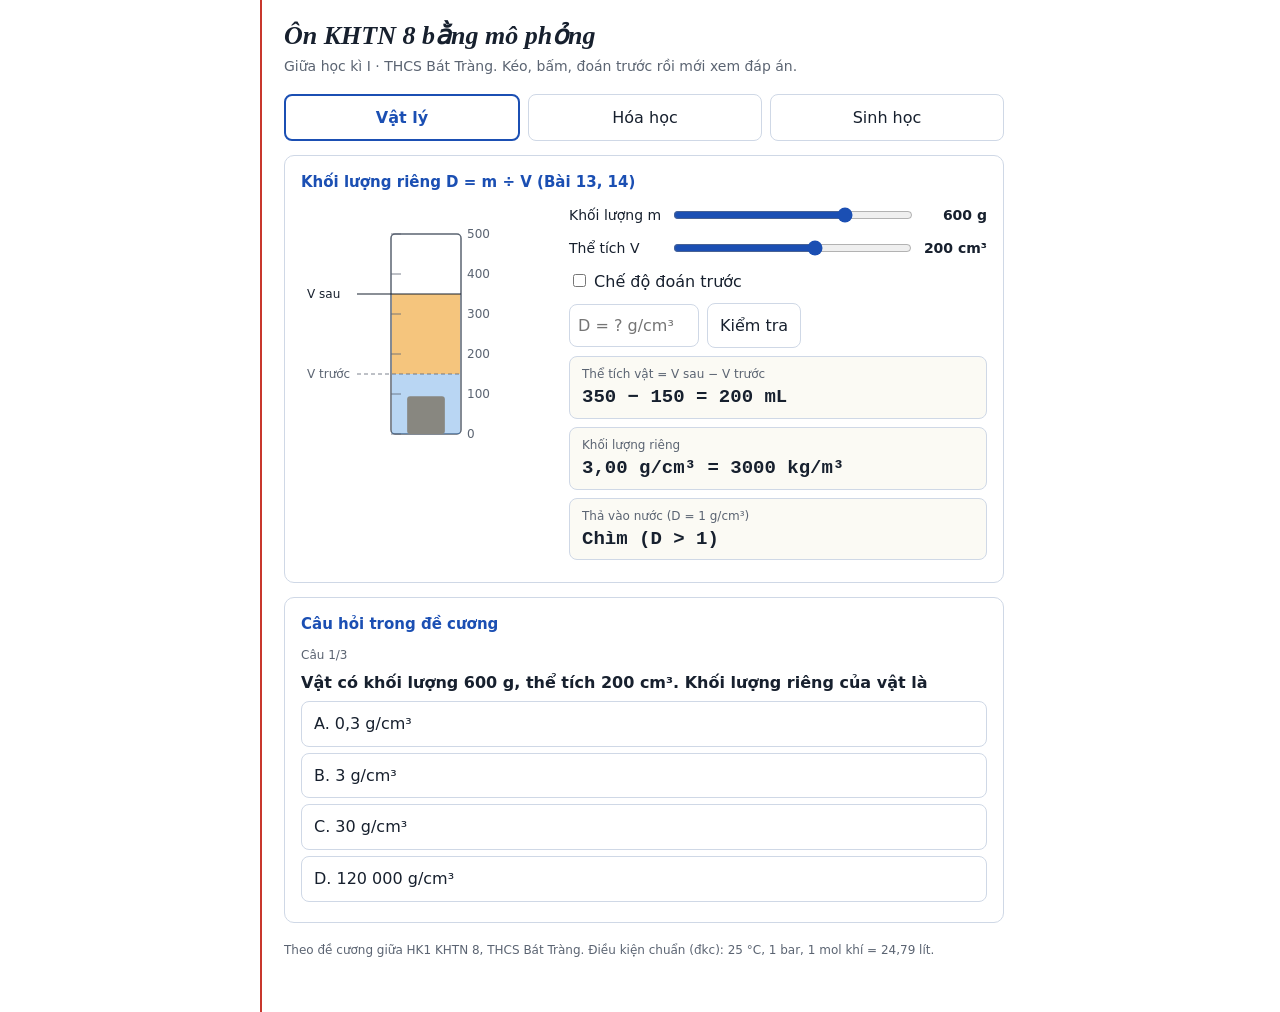
<file: public/assets/aistudio/khtn8-truc-quan_2be9730f.html>
<!DOCTYPE html>
<html lang="vi"><head><meta charset="utf-8">
<meta name="viewport" content="width=device-width, initial-scale=1">
<title>Ôn KHTN 8 bằng mô phỏng – Giữa học kì I</title>
<style>
:root{--paper:#FBFAF4;--grid:#DCE6F3;--ink:#17202e;--mut:#5b6472;--card:#fff;--bd:#cfd8e6;--c0:#1B4FB3;--c1:#137A5A;--c2:#B4442A;--ok:#17753b;--no:#c8372d;color-scheme:light dark}
@media (prefers-color-scheme:dark){:root{--paper:#14171c;--grid:#1f2530;--ink:#e8ebf0;--mut:#9aa4b2;--card:#1c2029;--bd:#343c4a;--c0:#8fb2ff;--c1:#58d0a6;--c2:#ff9d80;--ok:#6bd68e;--no:#ff8a80}}
*{box-sizing:border-box}
body{margin:0;color:var(--ink);background:var(--paper) linear-gradient(var(--grid) 1px,transparent 1px) 0 0/24px 24px,linear-gradient(90deg,var(--grid) 1px,transparent 1px) 0 0/24px 24px;font:16px/1.6 system-ui,-apple-system,"Segoe UI",Roboto,sans-serif}
main{max-width:760px;margin:0 auto;padding:20px 16px 40px 22px;border-left:2px solid var(--no);min-height:100vh}
.t0{--ac:var(--c0)}.t1{--ac:var(--c1)}.t2{--ac:var(--c2)}
h1{font:italic 700 26px/1.2 Georgia,"Times New Roman",serif;margin:0 0 4px}
.sub{margin:0 0 16px;color:var(--mut);font-size:14px}
.tabs{display:flex;gap:8px;margin:0 0 14px}
button,input{font:inherit;color:inherit}
button{cursor:pointer;padding:9px 12px;border:1px solid var(--bd);border-radius:8px;background:var(--card)}
button:hover{border-color:var(--ac)}button:focus-visible,input:focus-visible{outline:2px solid var(--ac);outline-offset:2px}
.tabs button{flex:1}.tabs .on,.on{border:2px solid var(--ac);color:var(--ac);font-weight:600}
.card{background:var(--card);border:1px solid var(--bd);border-radius:10px;padding:14px 16px;margin:0 0 14px}
.card h2{font-size:15px;margin:0 0 10px;color:var(--ac)}
.row{display:flex;gap:18px;flex-wrap:wrap;align-items:flex-start}.ctl{flex:1;min-width:230px}
.sl{display:flex;align-items:center;gap:10px;margin:0 0 10px;font-size:14px}.sl span{min-width:92px}.sl input{flex:1;accent-color:var(--ac)}.sl output{min-width:62px;text-align:right;font-weight:600}
.mc{background:var(--paper);border:1px solid var(--bd);border-radius:8px;padding:8px 12px;margin:0 0 8px}
.mc span{display:block;font-size:12px;color:var(--mut)}.mc b{font:600 19px ui-monospace,Menlo,Consolas,monospace}
.ch{display:flex;gap:6px;flex-wrap:wrap;align-items:stretch}.ch .mc{flex:1;min-width:110px;margin:0;text-align:center}.ar{align-self:center;text-align:center;font-size:12px;color:var(--mut);min-width:56px}
.pr{display:flex;gap:8px;flex-wrap:wrap;align-items:center;margin:8px 0}.pr input[type=text]{width:130px;padding:8px;border:1px solid var(--bd);border-radius:8px;background:var(--card)}
.msg{margin:6px 0;font-weight:600;color:var(--ac)}
.chips{display:flex;gap:6px;flex-wrap:wrap;margin:0 0 12px}
.opt{display:block;width:100%;text-align:left;margin:6px 0}.opt.ok{border:2px solid var(--ok)}.opt.no{border:2px solid var(--no)}
.ex{background:var(--paper);border:1px solid var(--bd);border-radius:8px;padding:8px 12px;margin:8px 0}
.q{font-weight:600;margin:4px 0}.qt{margin:0;font-size:12px;color:var(--mut)}
.tx{fill:var(--mut);font-size:12px}.tp{fill:var(--ink);font-size:12px}
select{font:inherit;padding:7px;border:1px solid var(--bd);border-radius:8px;background:var(--card);color:inherit}
#po p,#po ul{margin:6px 0}#po li{margin:4px 0}
.foot{font-size:12px;color:var(--mut);margin-top:18px}
@media (prefers-reduced-motion:no-preference){#wa,#wr,#ob,#lv{transition:all .25s}}
</style></head>
<body><main id="M" class="t0">
<h1>Ôn KHTN 8 bằng mô phỏng</h1>
<p class="sub">Giữa học kì I · THCS Bát Tràng. Kéo, bấm, đoán trước rồi mới xem đáp án.</p>
<div class="tabs" id="tabs"><button onclick="tab(0)">Vật lý</button><button onclick="tab(1)">Hóa học</button><button onclick="tab(2)">Sinh học</button></div>

<section id="s0">
<div class="card"><h2>Khối lượng riêng D = m ÷ V (Bài 13, 14)</h2>
<div class="row">
<svg width="250" viewBox="0 0 250 260" role="img" aria-label="Bình chia độ có vật rắn"><rect x="90" y="30" width="70" height="200" rx="4" fill="none" stroke="var(--mut)" stroke-width="1.5"/>
<rect id="wa" x="91" y="170" width="68" height="60" fill="#378ADD" fill-opacity=".35"/><rect id="wr" x="91" y="150" width="68" height="20" fill="#EF9F27" fill-opacity=".6"/>
<line x1="56" y1="170" x2="160" y2="170" stroke="var(--mut)" stroke-width=".8" stroke-dasharray="4 3"/><line id="lv" x1="56" y1="150" x2="160" y2="150" stroke="var(--ink)" stroke-width="1.2"/>
<rect id="ob" x="105" y="200" width="30" height="30" rx="3" fill="#888780"/><g id="tk"></g>
<text class="tx" x="6" y="174">V trước</text><text id="tv" class="tp" x="6" y="154">V sau</text></svg>
<div class="ctl">
<div class="sl"><span>Khối lượng m</span><input type="range" id="m" min="50" max="800" step="10" value="600"><output id="mo"></output></div>
<div class="sl"><span>Thể tích V</span><input type="range" id="v" min="50" max="300" step="10" value="200"><output id="vo"></output></div>
<label><input type="checkbox" id="pl" onchange="ly()"> Chế độ đoán trước</label>
<div id="pw" hidden class="pr"><input type="text" id="pg" inputmode="decimal" placeholder="D = ? g/cm³" aria-label="D em đoán"><button onclick="lc()">Kiểm tra</button></div>
<p class="msg" id="pr"></p>
<div class="mc"><span>Thể tích vật = V sau − V trước</span><b id="vv"></b></div>
<div class="mc"><span>Khối lượng riêng</span><b id="dd"></b></div>
<div class="mc"><span>Thả vào nước (D = 1 g/cm³)</span><b id="fl"></b></div>
</div></div></div>
<div class="card" id="q0"></div>
</section>

<section id="s1" hidden>
<div class="card"><h2>Con đường mol (Bài 3)</h2>
<div class="chips" id="sub"></div>
<div class="sl"><span>Khối lượng m</span><input type="range" id="g" min="1" max="200" step="1" value="64"><output id="go2"></output></div>
<label><input type="checkbox" id="hl" onchange="hh()"> Chế độ đoán trước (đoán số mol)</label>
<div id="hw" hidden class="pr"><input type="text" id="hg" inputmode="decimal" placeholder="n = ? mol" aria-label="n em đoán"><button onclick="hc()">Kiểm tra</button></div>
<p class="msg" id="hr"></p>
<div class="ch" style="margin-top:8px"><div class="mc"><span>Khối lượng</span><b id="c1"></b></div><div class="ar">÷ M<br><span id="mm"></span></div><div class="mc"><span>Số mol n</span><b id="c2"></b></div><div class="ar">× 24,79</div><div class="mc"><span>Thể tích khí (đkc)</span><b id="c3"></b></div></div>
<div class="ch" style="margin-top:8px"><div class="ar" style="flex:1;text-align:left;min-width:0">Từ n, nhân 6,022×10²³ để ra số hạt</div><div class="mc" style="flex:2"><span>Số hạt</span><b id="c4"></b></div></div></div>

<div class="card"><h2>Giải bài theo PTHH từng bước (Bài 5, 6)</h2>
<div class="chips"><button onclick="pre(2,2,9.6,100)">Tự luận bài 1</button><button onclick="pre(0,0,2.4,100)">Tự luận bài 2</button><button onclick="pre(1,0,5.4,100)">Tự luận bài 3</button></div>
<div class="pr"><select id="rs" onchange="rch()" aria-label="Phản ứng"></select><span>Đã biết</span><select id="ks" onchange="px()" aria-label="Chất đã biết"></select><input type="text" id="pm" inputmode="decimal" value="2,4" oninput="px()" aria-label="Khối lượng" style="width:84px;padding:7px;border:1px solid var(--bd);border-radius:8px;background:var(--card)"><span>gam</span></div>
<div class="pr" id="pvw"><span>Thể tích dung dịch HCl</span><input type="text" id="pv" inputmode="decimal" value="100" oninput="px()" aria-label="Thể tích HCl" style="width:70px;padding:7px;border:1px solid var(--bd);border-radius:8px;background:var(--card)"><span>mL</span></div>
<div id="po"></div></div>
<div class="card" id="q1"></div>
</section>

<section id="s2" hidden>
<div class="card"><h2>Ống tiêu hóa (Bài 32)</h2>
<div class="row">
<svg width="230" viewBox="0 0 230 250" role="img" aria-label="Sơ đồ ống tiêu hóa">
<ellipse id="o0" cx="100" cy="24" rx="34" ry="16" onclick="so(0)" style="cursor:pointer"/><rect id="o1" x="92" y="40" width="16" height="50" rx="6" onclick="so(1)" style="cursor:pointer"/>
<path id="o2" d="M86 94 Q60 106 68 141 Q82 171 115 161 Q138 146 130 116 Q122 94 108 94 Z" onclick="so(2)" style="cursor:pointer"/>
<path id="o4" d="M52 238 V178 Q52 168 62 168 H176 Q186 168 186 178 V238" fill="none" stroke="#D85A30" stroke-linecap="round" onclick="so(4)" style="cursor:pointer"/>
<path id="o3" d="M90 182 H166 Q176 182 166 195 H74 Q64 195 74 208 H166 Q176 208 166 221 H90" fill="none" stroke="#993C1D" stroke-linecap="round" onclick="so(3)" style="cursor:pointer"/></svg>
<div class="ctl" id="sb"></div></div></div>
<div class="card" id="q2"></div>
</section>
<p class="foot">Theo đề cương giữa HK1 KHTN 8, THCS Bát Tràng. Điều kiện chuẩn (đkc): 25 °C, 1 bar, 1 mol khí = 24,79 lít.</p>
</main>
<script>
var $=function(i){return document.getElementById(i)};
function f(x,d){return x.toFixed(d).replace('.',',')}
function nm(x){return String(parseFloat(x.toFixed(4))).replace('.',',')}
function num(s){return parseFloat(String(s).replace(',','.'))}
function tab(i){$('M').className='t'+i;for(var k=0;k<3;k++){$('s'+k).hidden=k!=i;$('tabs').children[k].className=k==i?'on':''}}

var tk='';for(var i=0;i<=500;i+=100){var y=230-i*.4;tk+='<line x1="90" y1="'+y+'" x2="100" y2="'+y+'" stroke="var(--mut)" stroke-width=".8"/><text class="tx" x="166" y="'+(y+4)+'">'+i+'</text>'}$('tk').innerHTML=tk;
function ly(){var m=+$('m').value,v=+$('v').value,b=150,a=b+v,yb=230-b*.4,ya=230-a*.4,d=m/v,p=$('pl').checked;
$('wa').setAttribute('y',yb);$('wa').setAttribute('height',230-yb);$('wr').setAttribute('y',ya);$('wr').setAttribute('height',yb-ya);
$('lv').setAttribute('y1',ya);$('lv').setAttribute('y2',ya);$('tv').setAttribute('y',ya+4);
var sz=8+Math.sqrt(v)*2.1,o=$('ob');o.setAttribute('width',sz);o.setAttribute('height',sz);o.setAttribute('x',125-sz/2);o.setAttribute('y',230-sz);
$('mo').textContent=m+' g';$('vo').textContent=v+' cm³';$('vv').textContent=a+' − '+b+' = '+v+' mL';
$('pw').hidden=!p;$('pr').textContent='';
$('dd').textContent=p?'D = ? (hãy đoán)':f(d,2)+' g/cm³ = '+Math.round(d*1000)+' kg/m³';
$('fl').textContent=p?'?':(d>1?'Chìm (D > 1)':d<1?'Nổi (D < 1)':'Lơ lửng (D = 1)')}
function lc(){var m=+$('m').value,v=+$('v').value,d=m/v,g=num($('pg').value);
if(isNaN(g)){$('pr').textContent='Nhập số em đoán trước đã.';return}
$('pr').textContent=Math.abs(g-d)/d<=.05?'Đúng rồi. D = m ÷ V = '+m+' ÷ '+v+' = '+f(d,2)+' g/cm³ = '+Math.round(d*1000)+' kg/m³. Vật '+(d>1?'chìm':d<1?'nổi':'lơ lửng')+' trong nước.':'Chưa đúng. Nhớ D = m ÷ V rồi thử lại.'}
$('m').oninput=ly;$('v').oninput=ly;

var CH=[['O₂',32,1],['CO₂',44,1],['H₂',2,1],['H₂O',18,0],['NaCl',58.5,0]],cs=0,SUP='⁰¹²³⁴⁵⁶⁷⁸⁹';
CH.forEach(function(c,i){var b=document.createElement('button');b.textContent=c[0];b.onclick=function(){cs=i;hh()};$('sub').appendChild(b)});
function sup(e){return String(e).split('').map(function(c){return SUP[c]}).join('')}
function hh(){var g=+$('g').value,c=CH[cs],n=g/c[1],p=$('hl').checked;
for(var i=0;i<CH.length;i++)$('sub').children[i].className=i==cs?'on':'';
$('hw').hidden=!p;$('hr').textContent='';$('go2').textContent=g+' g';$('mm').textContent=c[1]+' g/mol';$('c1').textContent=g+' g';
$('c2').textContent=p?'?':f(n,3)+' mol';$('c3').textContent=p?'?':(c[2]?f(n*24.79,2)+' lít':'Không phải chất khí');
var h=n*6.022e23,e=Math.floor(Math.log10(h));$('c4').textContent=p?'?':f(h/Math.pow(10,e),2)+'×10'+sup(e)+' phân tử'}
function hc(){var g=+$('g').value,c=CH[cs],n=g/c[1],x=num($('hg').value);
if(isNaN(x)){$('hr').textContent='Nhập số em đoán trước đã.';return}
$('hr').textContent=Math.abs(x-n)/n<=.03?'Đúng rồi. n = m ÷ M = '+g+' ÷ '+c[1]+' = '+nm(n)+' mol.':'Chưa đúng. Nhớ n = m ÷ M, với M('+c[0]+') = '+c[1]+' g/mol.'}
$('g').oninput=hh;

var R=[{n:'Mg + 2HCl → MgCl₂ + H₂',s:[['Mg',24,1],['HCl',36.5,2],['MgCl₂',95,1],['H₂',2,1,1]]},
{n:'4Al + 3O₂ → 2Al₂O₃',s:[['Al',27,4],['O₂',32,3,1],['Al₂O₃',102,2]]},
{n:'2KClO₃ → 2KCl + 3O₂',s:[['KClO₃',122.5,2],['KCl',74.5,2],['O₂',32,3,1]]},
{n:'4P + 5O₂ → 2P₂O₅',s:[['P',31,4],['O₂',32,5,1],['P₂O₅',142,2]]}];
$('rs').innerHTML=R.map(function(r,i){return '<option value="'+i+'">'+r.n+'</option>'}).join('');
function rch(){var r=R[+$('rs').value];$('ks').innerHTML=r.s.map(function(s,i){return '<option value="'+i+'">'+s[0]+'</option>'}).join('');px()}
function px(){var r=R[+$('rs').value],k=r.s[+$('ks').value||0],g=num($('pm').value),h='';
var hs=r.s.filter(function(s){return s[0]=='HCl'})[0];$('pvw').hidden=!hs;
if(!(g>0)){$('po').innerHTML='<p>Nhập khối lượng lớn hơn 0.</p>';return}
var n=g/k[1];
h+='<p><b>Bước 1.</b> Đổi ra mol: n('+k[0]+') = '+nm(g)+' ÷ '+k[1]+' = '+nm(n)+' mol</p><p><b>Bước 2.</b> Lập tỉ lệ mol theo hệ số của PTHH:</p><ul>';
r.s.forEach(function(s){if(s===k)return;var y=n*s[2]/k[2];h+='<li>n('+s[0]+') = '+nm(n)+' × '+s[2]+'/'+k[2]+' = '+nm(y)+' mol → m = '+nm(y*s[1])+' g'+(s[3]?', V = '+nm(y*24.79)+' lít (đkc)':'')+'</li>'});
h+='</ul>';var v=num($('pv').value);
if(hs&&v>0){var nh=n*hs[2]/k[2];h+='<p><b>Bước 3.</b> CM(HCl) = '+nm(nh)+' ÷ '+nm(v/1000)+' = '+nm(nh/(v/1000))+' M</p>'}
$('po').innerHTML=h}
function pre(i,ki,g,v){$('rs').value=i;rch();$('ks').value=ki;$('pm').value=String(g).replace('.',',');$('pv').value=v;px()}

var OT=['Miệng: răng nhai nghiền thức ăn (cơ học), nước bọt bắt đầu biến đổi tinh bột (hóa học).','Thực quản: co bóp đẩy thức ăn xuống dạ dày.','Dạ dày: co bóp nhào trộn thức ăn, dịch vị biến đổi protein.','Ruột non: biến đổi mạnh nhất và hấp thụ phần lớn chất dinh dưỡng vào máu.','Ruột già: hấp thụ nước, tạo và đẩy phân ra ngoài.'],
NM=['Miệng','Thực quản','Dạ dày','Ruột non','Ruột già'],
FN=[['Hấp thụ phần lớn chất dinh dưỡng vào máu',3],['Hấp thụ nước và tạo phân',4],['Co bóp đẩy thức ăn xuống dạ dày',1],['Nhào trộn thức ăn với dịch vị',2],['Nhai, nghiền nhỏ thức ăn',0]],ch=-1,sc=0,tot=0;
$('sb').innerHTML=NM.map(function(n,i){return '<button class="opt" onclick="so('+i+')">'+n+'</button>'}).join('')+'<button onclick="chal()" style="margin:8px 0">Thử thách: đoán cơ quan</button><p class="msg" id="sc"></p><div class="mc"><span id="ot"></span></div>';
function hl(i){for(var k=0;k<5;k++){var e=$('o'+k),on=k==i;
if(k<3){e.setAttribute('fill','#D85A30');e.setAttribute('fill-opacity',on?.85:.3);e.setAttribute('stroke','#D85A30')}
else{e.setAttribute('stroke-opacity',on?1:.4);e.setAttribute('stroke-width',k==3?(on?11:8):(on?14:10))}}
for(var j=0;j<5;j++)$('sb').children[j].className='opt'+(j==i?' on':'')}
function chal(){var n;do{n=Math.floor(Math.random()*5)}while(n==ch);ch=n;hl(-1);$('ot').textContent='Cơ quan nào: '+FN[ch][0]+'?'}
function so(i){if(ch>=0){var t=FN[ch][1];tot++;if(i==t)sc++;$('sc').textContent='Điểm: '+sc+'/'+tot;$('ot').textContent=(i==t?'Đúng. ':'Chưa đúng, đó là '+NM[t].toLowerCase()+'. ')+OT[t];ch=-1;hl(t)}else{hl(i);$('ot').textContent=OT[i]}}

var QZ=[[
{q:'Vật có khối lượng 600 g, thể tích 200 cm³. Khối lượng riêng của vật là',o:['0,3 g/cm³','3 g/cm³','30 g/cm³','120 000 g/cm³'],a:1,e:'D = 600 ÷ 200 = 3 g/cm³.',s:[600,200]},
{q:'Chất lỏng có thể tích 100 cm³ và khối lượng 80 g. Khối lượng riêng là',o:['0,8 g/cm³','1,25 g/cm³','80 g/cm³','8 000 g/cm³'],a:0,e:'D = 80 ÷ 100 = 0,8 g/cm³, nhỏ hơn nước nên nổi.',s:[80,100]},
{q:'Hai khối cùng một chất, khối A có thể tích gấp đôi khối B. Kết luận đúng là',o:['D của A gấp đôi B','D của A bằng nửa B','D của hai khối bằng nhau','Không so sánh được'],a:2,e:'D là đặc trưng của chất. Thử trong mô phỏng: 300 g với 100 cm³, rồi 600 g với 200 cm³, D vẫn là 3.'}],
[{q:'64 g khí O₂ ở đkc có thể tích là',o:['22,4 lít','24,79 lít','49,58 lít','44,8 lít'],a:2,e:'n = 64 ÷ 32 = 2 mol; V = 2 × 24,79 = 49,58 lít.',s:[0,64]},
{q:'Khí X có tỉ khối so với H₂ bằng 22. X có thể là',o:['NO₂','CO₂','NH₃','NO'],a:1,e:'M(X) = 22 × 2 = 44 g/mol, trùng với CO₂ (12 + 32).',s:[1,44]},
{q:'Ở đkc, 1 mol khí bất kì chiếm thể tích',o:['24,97 lít','27,94 lít','24,79 lít','27,49 lít'],a:2,e:'Nhớ 24,79 lít. Thử H₂ 2 g: ra đúng 1 mol và 24,79 lít.',s:[2,2]}],
[{q:'Cơ quan nào hấp thụ phần lớn chất dinh dưỡng?',o:['Miệng','Thực quản','Ruột non','Dạ dày'],a:2,e:'Ruột non hấp thụ phần lớn chất dinh dưỡng vào máu.',s:[3]},
{q:'Vai trò chính của ruột già là',o:['Tiêu hóa protein','Hấp thụ nước và tạo phân','Hấp thụ phần lớn chất dinh dưỡng','Nghiền nhỏ thức ăn'],a:1,e:'Ruột già hút nước và tạo phân.',s:[4]},
{q:'Thực quản có vai trò',o:['Hấp thụ chất dinh dưỡng','Vận chuyển thức ăn xuống dạ dày','Tiết dịch vị','Tạo phân'],a:1,e:'Thực quản co bóp đẩy thức ăn xuống dạ dày.',s:[1]}]],qi=[0,0,0],qv=[-1,-1,-1];
function rq(t){var q=QZ[t][qi[t]],a=qv[t],h='<h2>Câu hỏi trong đề cương</h2><p class="qt">Câu '+(qi[t]+1)+'/'+QZ[t].length+'</p><p class="q">'+q.q+'</p>';
q.o.forEach(function(o,j){h+='<button class="opt'+(a<0?'':j==q.a?' ok':j==a?' no':'')+'"'+(a<0?' onclick="qk('+t+','+j+')"':' disabled')+'>'+'ABCD'[j]+'. '+o+'</button>'});
if(a>=0){h+='<p class="ex">'+(a==q.a?'Chính xác. ':'Chưa đúng. ')+q.e+'</p>';if(q.s)h+='<button onclick="qs('+t+')">Đặt mô phỏng theo câu này</button> ';h+='<button onclick="qn('+t+')">Câu tiếp</button>'}
$('q'+t).innerHTML=h}
function qk(t,j){qv[t]=j;rq(t)}function qn(t){qi[t]=(qi[t]+1)%QZ[t].length;qv[t]=-1;rq(t)}
function qs(t){var s=QZ[t][qi[t]].s;if(t==0){$('pl').checked=false;$('m').value=s[0];$('v').value=s[1];ly()}else if(t==1){$('hl').checked=false;cs=s[0];$('g').value=s[1];hh()}else{ch=-1;hl(s[0]);$('ot').textContent=OT[s[0]]}$('s'+t).firstElementChild.scrollIntoView({behavior:'smooth'})}
ly();hh();rch();pre(0,0,2.4,100);so(3);rq(0);rq(1);rq(2);tab(0);
</script></body></html>
</file>
